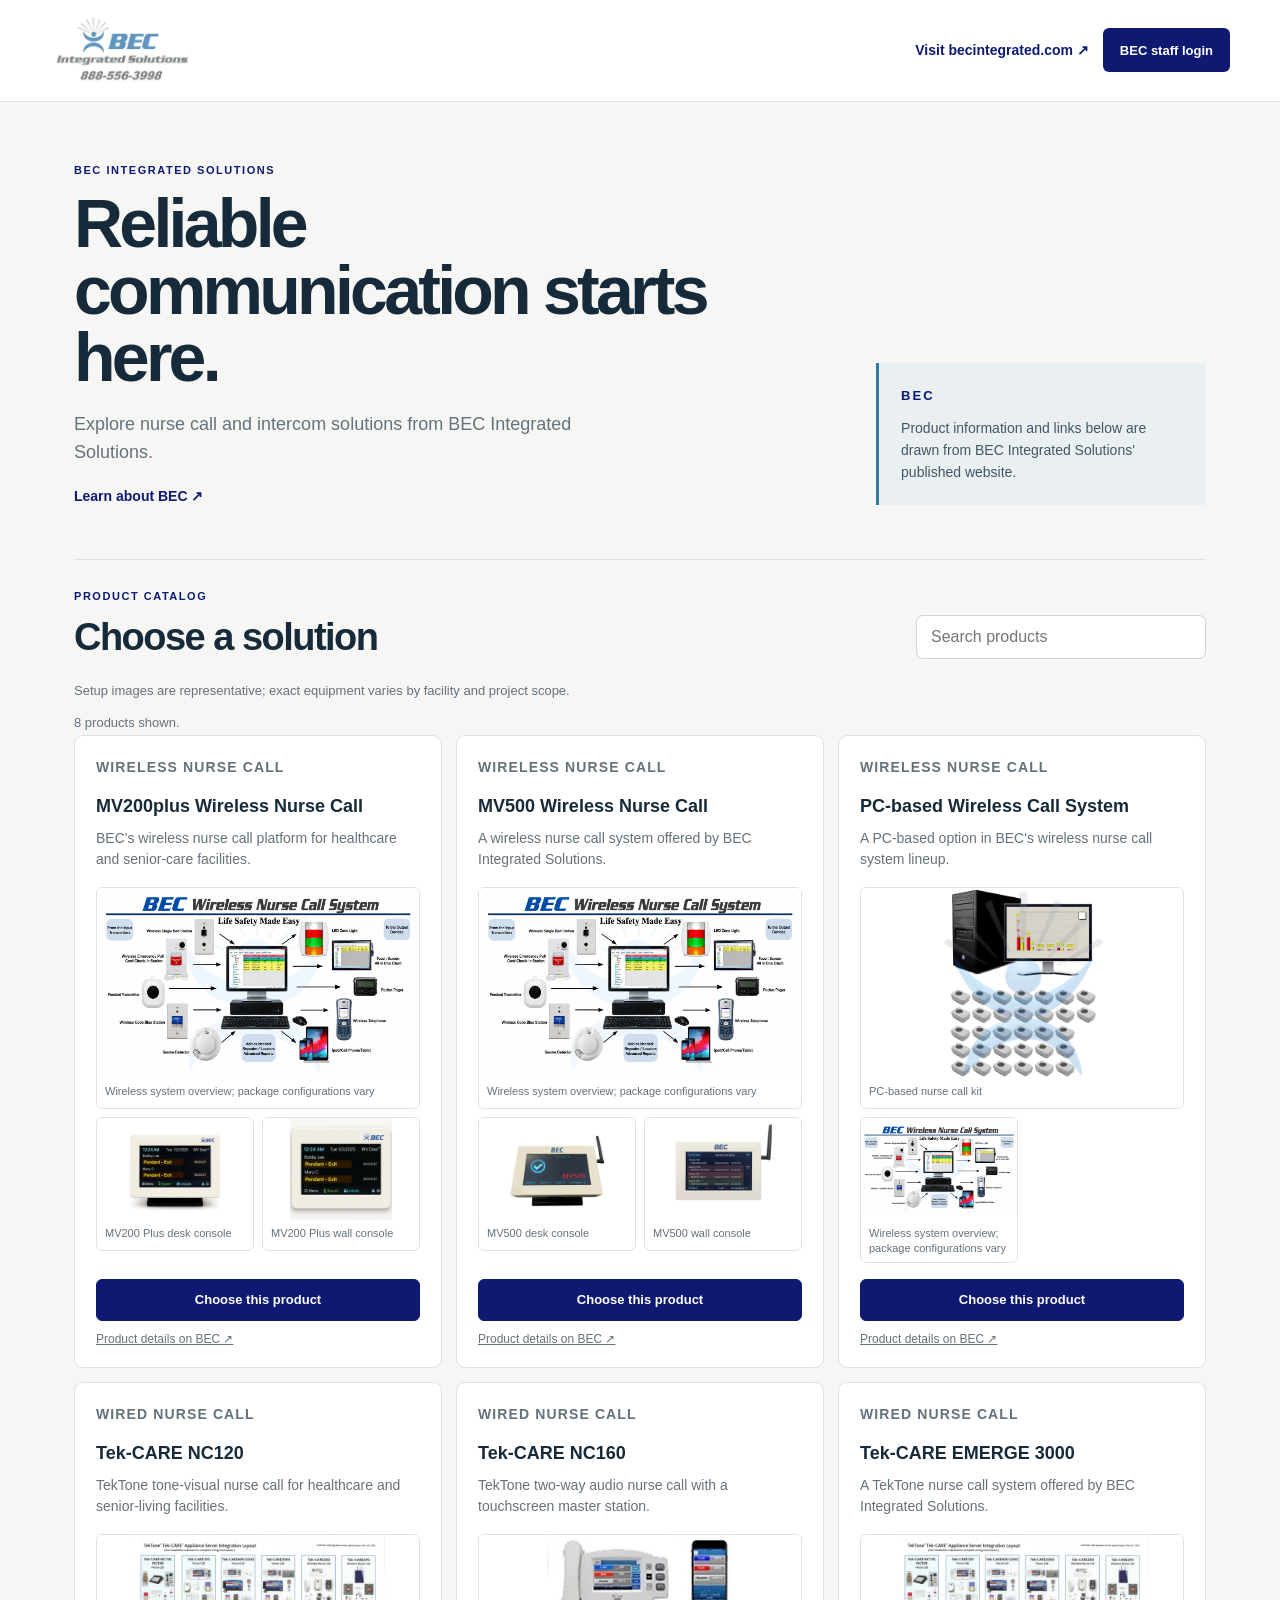
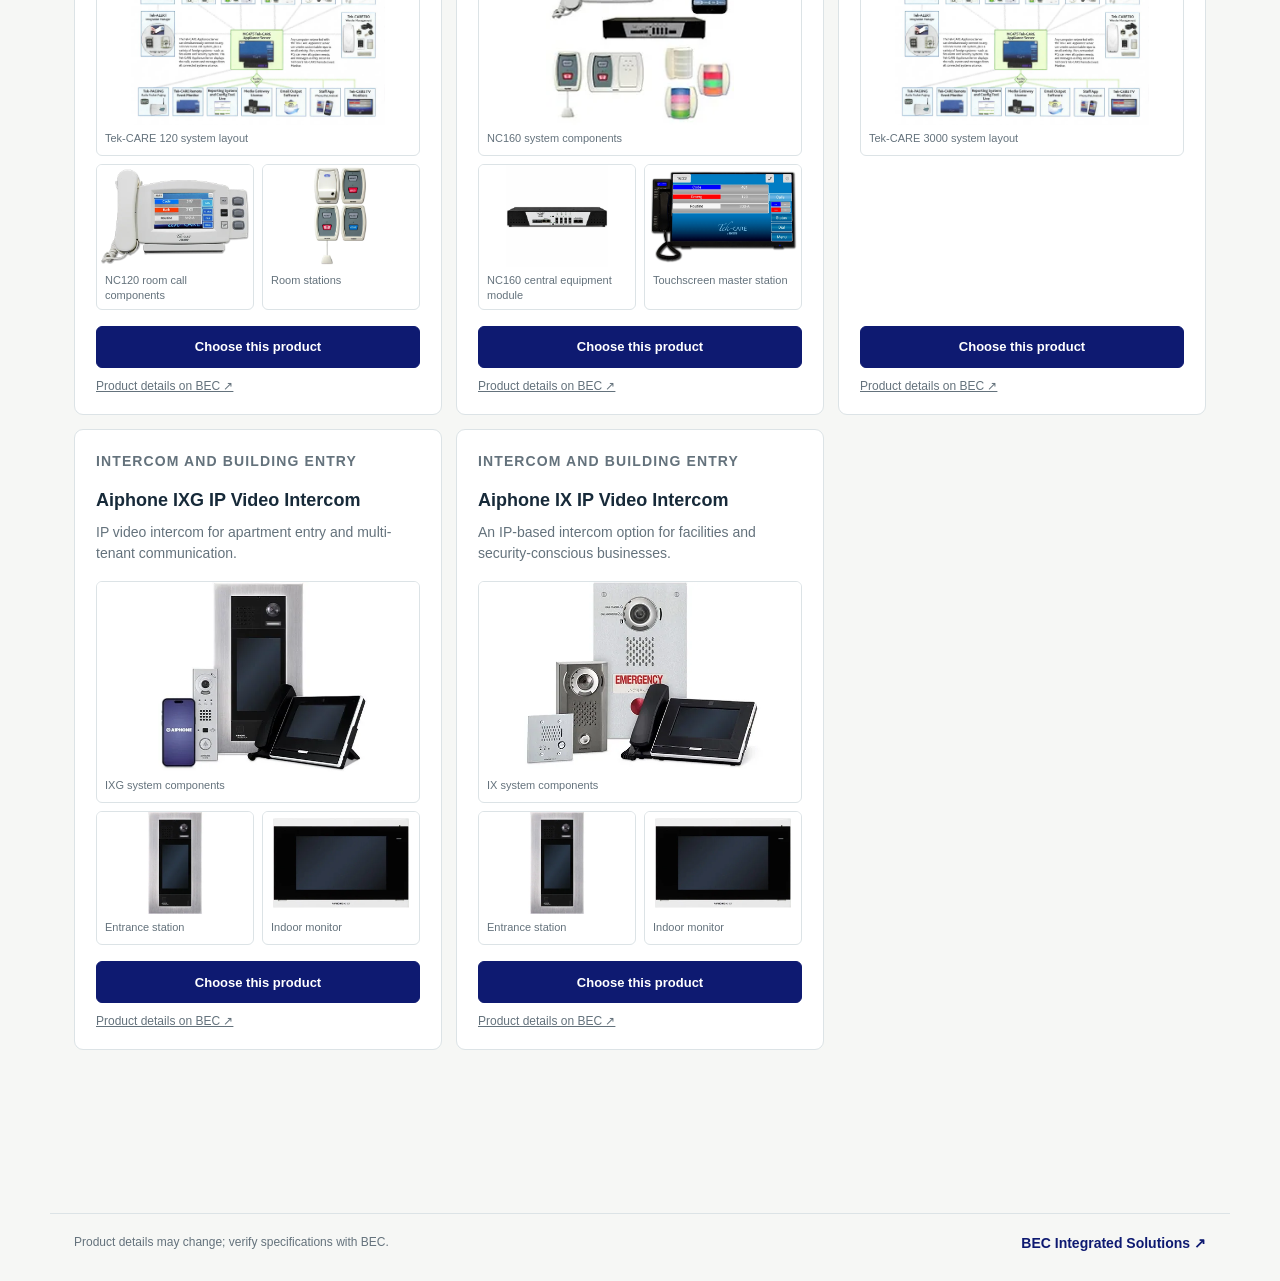
<file: webapp/index.html>
<!doctype html>
<html lang="en">
  <head>
    <meta charset="utf-8">
    <meta name="viewport" content="width=device-width, initial-scale=1">
    <meta name="theme-color" content="#f6f7f5">
    <meta name="description" content="Explore BEC nurse call and intercom products.">
    <title>BEC Content &amp; Lead Tracking app</title>
    <link rel="icon" href="./assets/bec-logo.png">
    <link rel="stylesheet" href="./styles.css?v=4">
    <script src="./app.js" defer></script>
  </head>
  <body>
    <header class="topbar">
      <a class="brand" href="https://becintegrated.com/" aria-label="BEC Integrated Solutions home">
        <img src="./assets/bec-logo.png" alt="BEC Integrated Solutions">
      </a>
      <nav class="public-nav" aria-label="Main navigation">
        <a class="top-link" href="https://becintegrated.com/">Visit becintegrated.com <span aria-hidden="true">↗</span></a>
        <a class="button button-primary" href="./staff-login.html">BEC staff login</a>
      </nav>
    </header>

    <main>
      <section class="hero" aria-labelledby="page-title">
        <div class="hero-copy">
          <p class="eyebrow">BEC INTEGRATED SOLUTIONS</p>
          <h1 id="page-title">Reliable communication starts here.</h1>
          <p class="hero-intro">Explore nurse call and intercom solutions from BEC Integrated Solutions.</p>
          <a class="text-link" href="https://becintegrated.com/">Learn about BEC <span aria-hidden="true">↗</span></a>
        </div>
        <div class="hero-note">
          <span class="note-mark" aria-hidden="true">BEC</span>
          <p>Product information and links below are drawn from BEC Integrated Solutions' published website.</p>
        </div>
      </section>

      <section class="catalog" aria-labelledby="catalog-title">
        <div class="section-heading">
          <div>
            <p class="eyebrow">PRODUCT CATALOG</p>
            <h2 id="catalog-title">Choose a solution</h2>
          </div>
          <label class="search-wrap">
            <span class="visually-hidden">Search products</span>
            <input id="product-search" type="search" placeholder="Search products" autocomplete="off">
          </label>
        </div>
        <p class="catalog-note">Setup images are representative; exact equipment varies by facility and project scope.</p>
        <div id="catalog-status" class="status" role="status" aria-live="polite">Loading product catalog…</div>
        <div id="product-list" class="product-list" aria-live="polite"></div>
        <p id="selection-status" class="status" role="status" aria-live="polite"></p>
      </section>
    </main>

    <footer>
      <span>Product details may change; verify specifications with BEC.</span>
      <a href="https://becintegrated.com/">BEC Integrated Solutions <span aria-hidden="true">↗</span></a>
    </footer>
  </body>
</html>
</file>
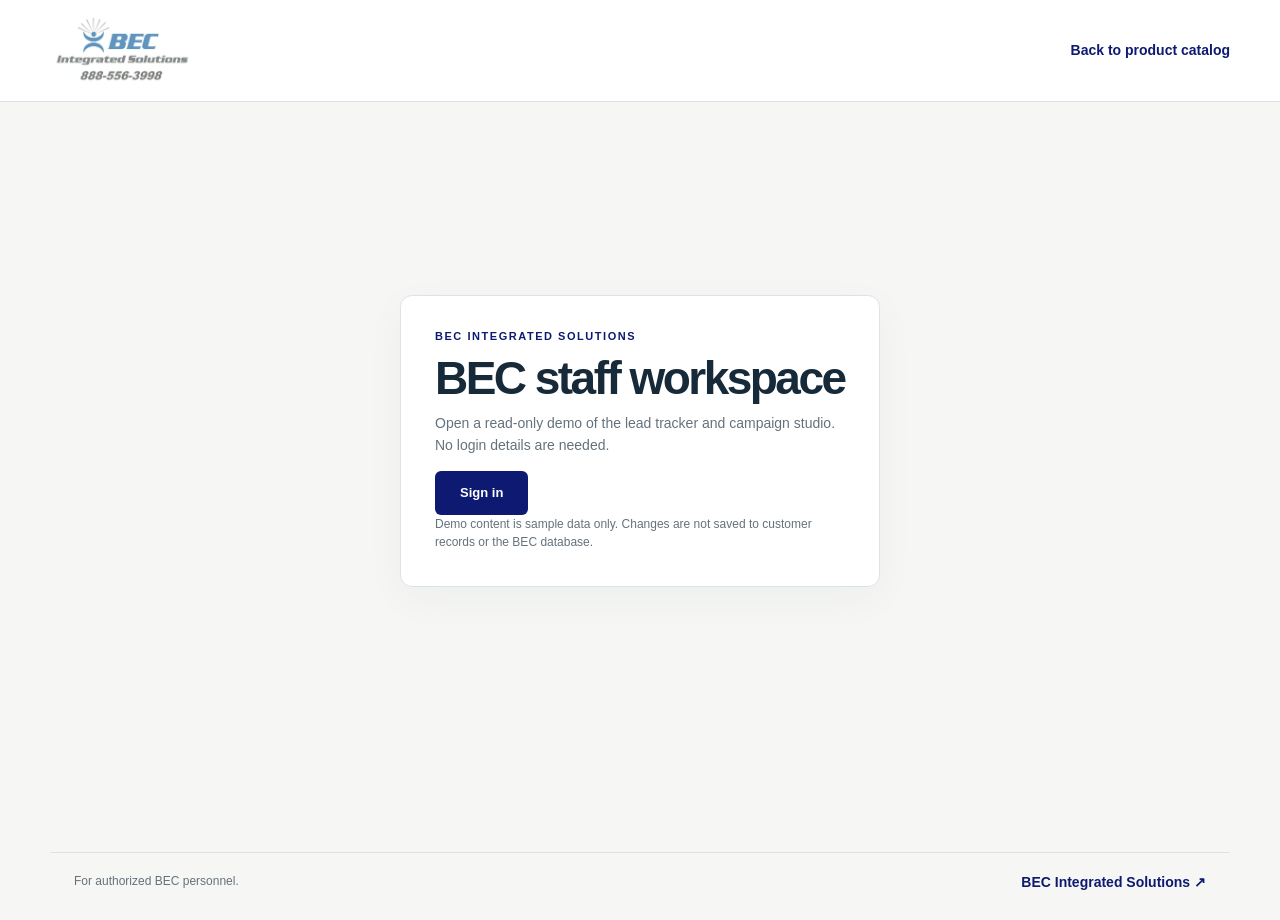
<file: webapp/staff-login.html>
<!doctype html>
<html lang="en">
  <head>
    <meta charset="utf-8">
    <meta name="viewport" content="width=device-width, initial-scale=1">
    <meta name="theme-color" content="#f6f7f5">
    <meta name="description" content="Preview the BEC staff workspace.">
    <title>BEC workspace preview</title>
    <link rel="icon" href="./assets/bec-logo.png">
    <link rel="stylesheet" href="./styles.css?v=2">
  </head>
  <body>
    <header class="topbar">
      <a class="brand" href="./" aria-label="BEC Integrated Solutions home">
        <img src="./assets/bec-logo.png" alt="BEC Integrated Solutions">
      </a>
      <a class="top-link" href="./">Back to product catalog</a>
    </header>
    <main class="staff-auth-main">
      <section class="staff-auth-card" aria-labelledby="staff-login-title">
        <p class="eyebrow">BEC INTEGRATED SOLUTIONS</p>
        <h1 id="staff-login-title">BEC staff workspace</h1>
        <p>Open a read-only demo of the lead tracker and campaign studio. No login details are needed.</p>
        <a class="button button-primary" href="./staff.html?demo=1">Sign in</a>
        <p class="staff-auth-help">Demo content is sample data only. Changes are not saved to customer records or the BEC database.</p>
      </section>
    </main>
    <footer>
      <span>For authorized BEC personnel.</span>
      <a href="https://becintegrated.com/">BEC Integrated Solutions <span aria-hidden="true">↗</span></a>
    </footer>
  </body>
</html>
</file>
<file: webapp/styles.css>
:root {
  color-scheme: light;
  --ink: #172a39;
  --muted: #64727c;
  --blue: #3478a4;
  --blue-dark: #0e1a71;
  --line: #dce3e6;
  --paper: #f6f7f5;
  --card: #fff;
  font-family: Inter, "Segoe UI", Arial, sans-serif;
}

* { box-sizing: border-box; }
*[hidden] { display: none !important; }

body {
  margin: 0;
  background: var(--paper);
  color: var(--ink);
}

a { color: inherit; }

.topbar {
  min-height: 78px;
  padding: 14px max(24px, calc((100vw - 1180px) / 2));
  display: flex;
  justify-content: space-between;
  align-items: center;
  border-bottom: 1px solid var(--line);
  background: #fff;
}

.brand { display: inline-flex; align-items: center; }
.brand img { width: 145px; height: auto; display: block; }
.top-link, .text-link, footer a { color: var(--blue-dark); font-size: 14px; font-weight: 650; text-decoration: none; }
.top-link:hover, .text-link:hover, footer a:hover { text-decoration: underline; }

main { max-width: 1180px; margin: 0 auto; padding: 0 24px 72px; }

.hero {
  min-height: 320px;
  padding: 62px 0 54px;
  display: grid;
  grid-template-columns: minmax(0, 1.6fr) minmax(240px, .7fr);
  gap: 48px;
  align-items: end;
}

.eyebrow {
  margin: 0 0 14px;
  color: var(--blue-dark);
  font-size: 11px;
  font-weight: 750;
  letter-spacing: .14em;
}

h1, h2, p { margin-top: 0; }
h1 { max-width: 680px; margin-bottom: 18px; font-size: clamp(40px, 6vw, 68px); line-height: .99; letter-spacing: -.055em; }
.hero-intro { max-width: 570px; margin-bottom: 20px; color: var(--muted); font-size: 18px; line-height: 1.6; }
.text-link { display: inline-block; }

.hero-note {
  padding: 22px;
  border-left: 3px solid var(--blue);
  background: #eaf0f2;
  color: #435663;
  font-size: 14px;
  line-height: 1.55;
}
.hero-note p { margin: 12px 0 0; }
.note-mark { color: var(--blue-dark); font-size: 13px; font-weight: 800; letter-spacing: .16em; }

.catalog { padding: 30px 0 58px; border-top: 1px solid var(--line); }
.section-heading { display: flex; justify-content: space-between; align-items: end; gap: 24px; margin-bottom: 22px; }
h2 { margin-bottom: 0; font-size: clamp(28px, 4vw, 38px); letter-spacing: -.04em; }
.catalog-note { margin: 0 0 14px; color: var(--muted); font-size: 13px; line-height: 1.5; }
.search-wrap input, .field input, .field textarea, .field select {
  width: 100%;
  border: 1px solid #cbd5da;
  border-radius: 7px;
  background: #fff;
  color: var(--ink);
  font: inherit;
}
.search-wrap input { width: min(290px, 34vw); padding: 12px 14px; }
.field input, .field textarea, .field select { padding: 12px; }
.field textarea { resize: vertical; }
.product-list { display: grid; grid-template-columns: repeat(3, minmax(0, 1fr)); gap: 14px; }
.product-card {
  min-height: 460px;
  padding: 21px;
  display: flex;
  flex-direction: column;
  align-items: flex-start;
  border: 1px solid var(--line);
  border-radius: 9px;
  background: var(--card);
  transition: border-color .15s, box-shadow .15s, transform .15s;
}
.product-card:hover { border-color: #9ab8c8; box-shadow: 0 8px 24px #172a3910; transform: translateY(-2px); }
.product-card.is-selected { border: 2px solid var(--blue); padding: 20px; box-shadow: 0 0 0 3px #3478a418; }
.product-category { margin: 0 0 12px; color: var(--blue-dark); font-size: 11px; font-weight: 750; letter-spacing: .08em; text-transform: uppercase; }
.product-card h3 { margin: 0 0 10px; font-size: 18px; line-height: 1.3; }
.product-card p { margin: 0 0 17px; color: var(--muted); font-size: 14px; line-height: 1.5; }
.product-gallery {
  width: 100%;
  margin: 0 0 16px;
  display: grid;
  grid-template-columns: repeat(2, minmax(0, 1fr));
  gap: 8px;
}
.product-image { min-width: 0; margin: 0; overflow: hidden; border: 1px solid var(--line); border-radius: 6px; background: #fff; }
.product-image--primary { grid-column: 1 / -1; }
.product-image img { display: block; width: 100%; height: 102px; object-fit: contain; background: #fff; }
.product-image--primary img { height: 190px; }
.product-image figcaption { min-height: 30px; padding: 6px 8px; color: var(--muted); font-size: 11px; line-height: 1.35; }
.product-select {
  width: 100%;
  min-height: 42px;
  margin-top: auto;
  padding: 0 14px;
  border: 1px solid var(--blue-dark);
  border-radius: 6px;
  background: var(--blue-dark);
  color: #fff;
  font: inherit;
  font-size: 13px;
  font-weight: 700;
  cursor: pointer;
  transition: background-color .15s, border-color .15s, box-shadow .15s;
}
.product-select:hover { border-color: #09124e; background: #09124e; }
.product-select.is-selected { border-color: var(--blue); background: var(--blue); }
.product-select:focus-visible { outline: 3px solid #3478a466; outline-offset: 2px; }
.product-source { display: block; margin-top: 11px; font-size: 12px; }
.product-source a { color: var(--muted); }
.status { min-height: 20px; color: var(--muted); font-size: 13px; }

.lead-panel {
  margin: 0 0 60px;
  padding: 34px;
  border-radius: 12px;
  background: #eaf0f2;
}
.lead-actions, .lead-filters { display: flex; flex-wrap: wrap; gap: 10px; align-items: center; }
.storage-note { margin: 0 0 8px; color: var(--muted); font-size: 13px; line-height: 1.5; }
.privacy-note { margin: 0; color: var(--muted); font-size: 12px; line-height: 1.5; }
.status-error { color: #a12622; }
.account-toolbar { display: flex; flex-wrap: wrap; align-items: center; gap: 12px; }
.account-email { color: var(--muted); font-size: 13px; overflow-wrap: anywhere; }
.database-notice, .auth-form {
  max-width: 560px;
  margin: 22px 0;
  padding: 22px;
  border: 1px solid var(--line);
  border-radius: 9px;
  background: #fff;
}
.database-notice h3, .auth-form h3 { margin: 0 0 10px; font-size: 18px; }
.database-notice p, .auth-form p { color: var(--muted); font-size: 14px; line-height: 1.55; }
.database-notice a { color: var(--blue-dark); font-size: 14px; font-weight: 700; }
.auth-form { display: grid; gap: 14px; }
.auth-form p { margin: 0; }
.workspace-actions { justify-content: flex-end; margin-bottom: 14px; }
.activity-panel { margin-top: 20px; padding: 18px 20px; border: 1px solid var(--line); border-radius: 9px; background: #fff; }
.activity-panel summary { color: var(--ink); font-size: 14px; font-weight: 700; cursor: pointer; }
.activity-panel .storage-note { margin-top: 12px; }
.activity-list { display: grid; gap: 8px; padding-left: 22px; color: var(--ink); font-size: 13px; }
.activity-list li { padding-left: 3px; }
.activity-list time { display: block; margin-top: 3px; color: var(--muted); font-size: 11px; }
.lead-layout {
  display: grid;
  grid-template-columns: minmax(250px, .72fr) minmax(0, 1.6fr);
  gap: 28px;
  align-items: start;
}
.lead-form { display: grid; gap: 14px; padding: 20px; border: 1px solid var(--line); border-radius: 9px; background: #fff; }
.lead-form h3, .lead-list h3 { margin: 0; font-size: 18px; }
.field { display: grid; gap: 7px; }
.field label { font-size: 13px; font-weight: 700; }
.field-hint { color: var(--muted); font-size: 11px; font-weight: 450; }
.button { min-height: 44px; padding: 0 16px; border: 1px solid transparent; border-radius: 6px; font: inherit; font-size: 13px; font-weight: 700; cursor: pointer; }
.button:disabled, .icon-button:disabled { opacity: .48; cursor: not-allowed; }
.button-primary { background: var(--blue-dark); color: #fff; }
.button-primary:not(:disabled):hover { background: #09124e; }
.button-secondary { border-color: #aab9c1; background: #fff; color: var(--ink); }
.button-secondary:hover { border-color: var(--blue-dark); }
.lead-list { min-width: 0; padding: 20px; border: 1px solid var(--line); border-radius: 9px; background: #fff; }
.lead-list-heading { display: flex; justify-content: space-between; align-items: start; gap: 14px; margin-bottom: 14px; }
.lead-list-heading .status { margin: 6px 0 0; }
.lead-filters input, .lead-filters select { min-height: 40px; padding: 8px 10px; }
.lead-filters input { width: 180px; }
.lead-filters select { max-width: 150px; }
.table-scroll { width: 100%; overflow-x: auto; }
.lead-table { width: 100%; border-collapse: collapse; text-align: left; font-size: 12px; }
.lead-table th { padding: 10px 8px; border-bottom: 1px solid var(--line); color: var(--muted); font-size: 11px; font-weight: 700; white-space: nowrap; }
.lead-table td { min-width: 90px; padding: 12px 8px; border-bottom: 1px solid #edf0f1; vertical-align: top; }
.lead-table th:first-child, .lead-table td:first-child { min-width: 175px; }
.lead-contact { display: grid; gap: 3px; }
.lead-contact strong { color: var(--ink); font-size: 13px; }
.lead-contact span { color: var(--muted); overflow-wrap: anywhere; }
.demo-tag { width: fit-content; margin-top: 2px; padding: 2px 6px; border-radius: 10px; background: #eaf0f2; color: #435663 !important; font-size: 10px; font-weight: 700; }
.lead-status-select { min-width: 110px; padding: 7px; border: 1px solid #cbd5da; border-radius: 6px; background: #fff; color: var(--ink); font: inherit; }
.icon-button { padding: 6px 8px; border: 1px solid #d6aaaa; border-radius: 5px; background: #fff; color: #8d2924; font: inherit; font-size: 11px; cursor: pointer; }
.icon-button:hover:not(:disabled) { background: #fff3f2; }
.empty-state { margin: 16px 0 0; padding: 24px; border: 1px dashed #cbd5da; border-radius: 6px; color: var(--muted); text-align: center; font-size: 13px; }
.lead-form :focus-visible, .lead-filters :focus-visible, .lead-table :focus-visible { outline: 3px solid #3478a466; outline-offset: 2px; }
footer { max-width: 1180px; margin: 0 auto; padding: 21px 24px 30px; display: flex; justify-content: space-between; gap: 20px; border-top: 1px solid var(--line); color: var(--muted); font-size: 12px; }
.visually-hidden { position: absolute; width: 1px; height: 1px; overflow: hidden; clip: rect(0,0,0,0); white-space: nowrap; }

.public-nav, .staff-toolbar { display: flex; flex-wrap: wrap; align-items: center; gap: 14px; }
.public-nav .button { display: inline-flex; align-items: center; justify-content: center; text-decoration: none; }
.staff-auth-main { min-height: calc(100vh - 150px); display: grid; place-items: center; }
.staff-auth-card { width: min(100%, 480px); margin: 48px auto; padding: 34px; border: 1px solid var(--line); border-radius: 12px; background: #fff; box-shadow: 0 12px 40px #172a390a; }
.staff-auth-card h1 { margin-bottom: 12px; font-size: clamp(32px, 5vw, 46px); }
.staff-auth-card > p:not(.eyebrow) { color: var(--muted); font-size: 14px; line-height: 1.55; }
.staff-auth-card > .button { display: inline-flex; min-height: 44px; align-items: center; justify-content: center; padding: 0 24px; text-decoration: none; }
.staff-auth-card .auth-form { margin: 22px 0 14px; padding: 0; border: 0; }
.staff-auth-help { margin-bottom: 0; font-size: 12px !important; }
.staff-main { padding-top: 40px; }
.staff-page-heading { padding: 4px 0 22px; }
.staff-page-heading h1 { max-width: 780px; font-size: clamp(36px, 5vw, 54px); }
.staff-page-heading > p:not(.eyebrow) { max-width: 700px; color: var(--muted); line-height: 1.55; }
.staff-nav { display: flex; flex-wrap: wrap; gap: 9px; margin-top: 20px; }
.staff-nav a { padding: 9px 13px; border: 1px solid var(--line); border-radius: 20px; background: #fff; color: var(--blue-dark); font-size: 12px; font-weight: 700; text-decoration: none; }
.staff-nav a:hover { border-color: var(--blue); background: #eaf0f2; }
.staff-panel { margin: 24px 0; padding: 26px; border: 1px solid var(--line); border-radius: 11px; background: #fff; scroll-margin-top: 18px; }
.staff-section-heading { display: flex; flex-wrap: wrap; justify-content: space-between; align-items: end; gap: 18px; margin-bottom: 20px; }
.staff-section-heading h2 { font-size: clamp(25px, 3vw, 34px); }
.staff-section-heading .eyebrow { margin-bottom: 9px; }
.staff-panel-intro { max-width: 700px; margin: 9px 0 0; color: var(--muted); font-size: 13px; line-height: 1.5; }
.staff-status { margin: 14px 0; }
.lead-actions input, .lead-actions select, .social-account-form input, .social-account-form select {
  min-height: 42px; padding: 9px 11px; border: 1px solid #cbd5da; border-radius: 6px; background: #fff; color: var(--ink); font: inherit; font-size: 13px;
}
.lead-actions input { min-width: 220px; }
.lead-actions select { min-width: 145px; }
.staff-lead-table td { min-width: 115px; }
.staff-lead-table td:first-child { min-width: 200px; }
.staff-lead-table td:nth-child(3) { min-width: 180px; max-width: 280px; white-space: pre-wrap; overflow-wrap: anywhere; }
.table-subtext { display: block; margin-top: 4px; color: var(--muted); font-size: 11px; overflow-wrap: anywhere; }
.campaign-layout { display: grid; grid-template-columns: minmax(270px, .75fr) minmax(0, 1.25fr); gap: 28px; align-items: start; }
.staff-form { display: grid; gap: 15px; }
.staff-form .field textarea { min-height: 94px; }
.account-targets { margin: 0; padding: 14px; border: 1px solid var(--line); border-radius: 8px; }
.account-targets legend { padding: 0 5px; font-size: 13px; font-weight: 700; }
.account-targets .status { margin: 0; }
.social-account-targets { display: grid; gap: 8px; }
.account-target { display: flex; gap: 9px; align-items: center; color: var(--ink); font-size: 12px; }
.account-target input { accent-color: var(--blue-dark); }
.campaign-preview { min-width: 0; }
.campaign-preview > h3, .campaign-history h3 { margin: 0 0 12px; font-size: 17px; }
.campaign-image-preview { max-width: 500px; margin: 0 0 14px; overflow: hidden; border: 1px solid var(--line); border-radius: 8px; background: #fff; }
.campaign-image-preview img { width: 100%; max-height: 220px; object-fit: contain; display: block; }
.campaign-image-preview figcaption { padding: 9px 11px; color: var(--muted); font-size: 11px; }
.campaign-preview-list { display: grid; grid-template-columns: repeat(2, minmax(0, 1fr)); gap: 10px; }
.platform-preview { min-width: 0; padding: 14px; border: 1px solid var(--line); border-radius: 8px; background: #fbfcfc; }
.platform-preview h4 { margin: 0 0 8px; font-size: 13px; }
.platform-preview .preview-copy { min-height: 112px; margin: 0 0 10px; color: #435663; font-size: 12px; line-height: 1.5; white-space: pre-wrap; overflow-wrap: anywhere; }
.preview-count { color: var(--muted); font-size: 10px; }
.preview-seo { display: grid; gap: 10px; margin-top: 12px; padding-top: 11px; border-top: 1px solid var(--line); }
.preview-seo-section h5 { margin: 0 0 5px; font-size: 11px; }
.preview-seo-section ul { display: flex; flex-wrap: wrap; gap: 5px; margin: 0; padding: 0; list-style: none; }
.preview-seo-section li { color: #435663; font-size: 11px; line-height: 1.45; }
.preview-keywords li, .preview-hashtags li { padding: 3px 7px; border-radius: 12px; background: #eaf1f5; overflow-wrap: anywhere; }
.preview-methods { display: grid !important; gap: 4px !important; padding-left: 16px !important; list-style: disc !important; }
.campaign-history { margin-top: 34px; }
.campaign-history .table-scroll { margin-top: 8px; }
.campaign-history .lead-table td { min-width: 140px; }
.social-account-form { display: grid; grid-template-columns: 1fr 1.2fr 1.4fr auto; gap: 12px; align-items: end; }
.social-account-form .field { min-width: 0; }
.social-account-list { display: grid; gap: 8px; padding: 0; list-style: none; }
.social-account-list li { display: flex; flex-wrap: wrap; align-items: center; justify-content: space-between; gap: 10px; padding: 10px 12px; border: 1px solid var(--line); border-radius: 7px; color: var(--ink); font-size: 12px; }
.social-account-list .button { min-height: 34px; }
.staff-panel .activity-list { margin-bottom: 0; }
.staff-panel .database-notice { margin: 0; }
.staff-main .database-notice { max-width: none; }

@media (max-width: 780px) {
  .hero { grid-template-columns: 1fr; gap: 28px; padding: 45px 0; }
  .hero-note { max-width: 440px; }
  .product-list { grid-template-columns: repeat(2, minmax(0, 1fr)); }
  .lead-layout { grid-template-columns: 1fr; }
  .campaign-layout { grid-template-columns: 1fr; }
  .social-account-form { grid-template-columns: repeat(2, minmax(0, 1fr)); }
  .workspace-actions { justify-content: flex-start; }
  .lead-panel { padding: 24px; }
}

@media (max-width: 520px) {
  .topbar { min-height: 65px; padding: 12px 18px; }
  .brand img { width: 122px; }
  .top-link { font-size: 12px; }
  .public-nav, .staff-toolbar { gap: 8px; }
  .public-nav { margin-left: auto; }
  .public-nav .top-link { display: none; }
  .public-nav .button, .staff-toolbar .button { min-height: 38px; padding: 0 10px; font-size: 11px; }
  .account-email { display: none; }
  main { padding: 0 18px 48px; }
  .section-heading { align-items: stretch; flex-direction: column; }
  .search-wrap input { width: 100%; }
  .product-list { grid-template-columns: 1fr; }
  .product-card { min-height: 0; }
  .product-image--primary img { height: 170px; }
  .staff-main { padding-top: 26px; }
  .staff-panel { padding: 17px; }
  .staff-auth-card { padding: 22px; }
  .lead-actions input { min-width: 100%; }
  .lead-actions select { flex: 1; }
  .campaign-preview-list { grid-template-columns: 1fr; }
  .social-account-form { grid-template-columns: 1fr; }
  .lead-panel { padding: 18px; }
  .lead-list { padding: 14px; }
  .lead-list-heading { flex-direction: column; }
  .lead-filters { width: 100%; }
  .lead-filters label:first-child { flex: 1; }
  .lead-filters input { width: 100%; }
  .lead-actions { width: 100%; }
  .lead-actions .button { flex: 1; padding: 0 8px; }
  footer { padding-right: 18px; padding-left: 18px; flex-direction: column; }
}
</file>
